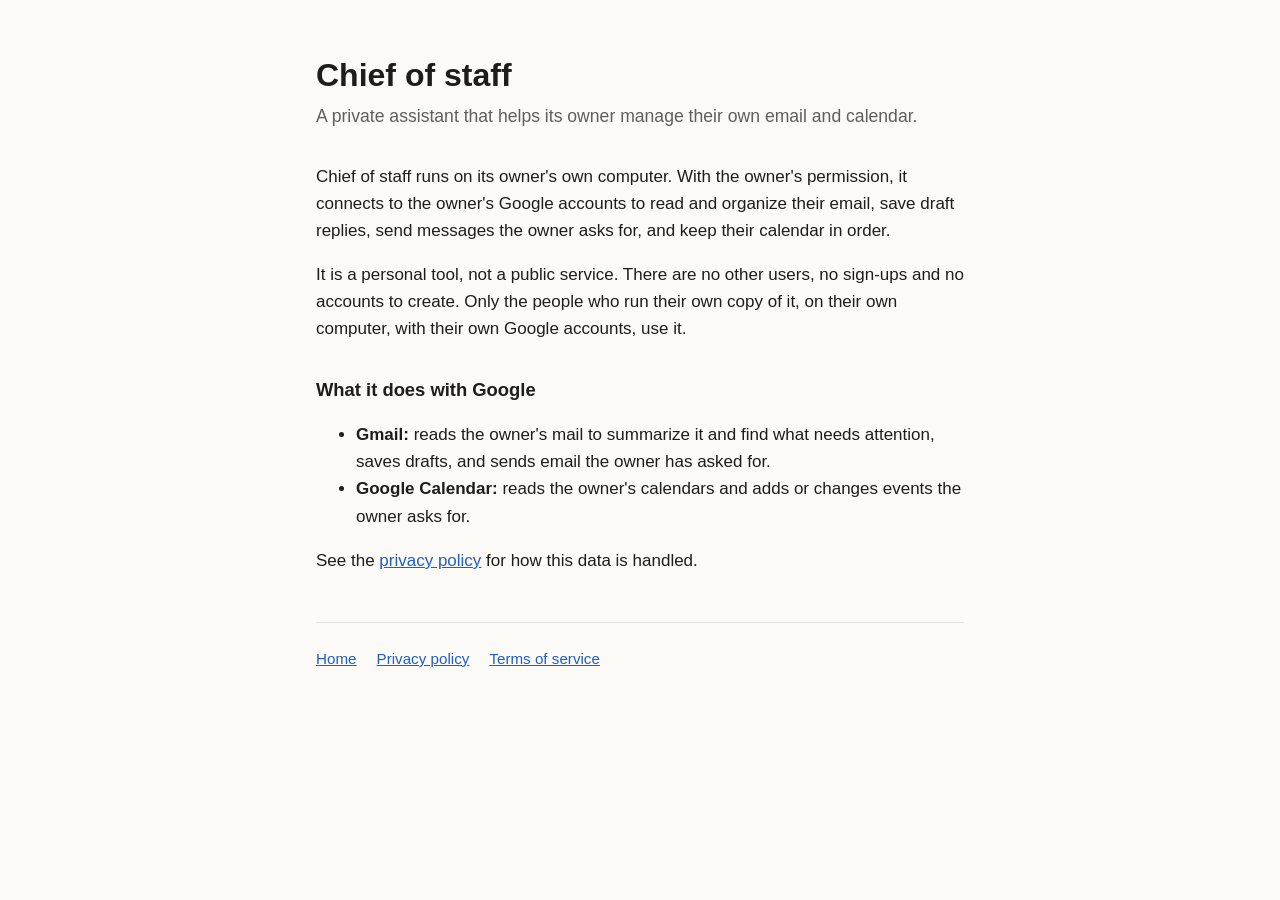
<file: index.html>
<!doctype html>
<html lang="en">
<head>
<meta charset="utf-8">
<meta name="viewport" content="width=device-width, initial-scale=1">
<title>Chief of staff</title>
<meta name="description" content="Chief of staff is a private assistant that helps its owner manage their own email and calendar.">
<link rel="stylesheet" href="style.css">
</head>
<body>
<main>
<h1>Chief of staff</h1>
<p class="lede">A private assistant that helps its owner manage their own email and calendar.</p>

<p>Chief of staff runs on its owner's own computer. With the owner's permission, it connects to the owner's Google accounts to read and organize their email, save draft replies, send messages the owner asks for, and keep their calendar in order.</p>

<p>It is a personal tool, not a public service. There are no other users, no sign-ups and no accounts to create. Only the people who run their own copy of it, on their own computer, with their own Google accounts, use it.</p>

<h2>What it does with Google</h2>
<ul>
<li><strong>Gmail:</strong> reads the owner's mail to summarize it and find what needs attention, saves drafts, and sends email the owner has asked for.</li>
<li><strong>Google Calendar:</strong> reads the owner's calendars and adds or changes events the owner asks for.</li>
</ul>

<p>See the <a href="privacy.html">privacy policy</a> for how this data is handled.</p>

<nav>
<a href="index.html">Home</a>
<a href="privacy.html">Privacy policy</a>
<a href="terms.html">Terms of service</a>
</nav>
</main>
</body>
</html>
</file>
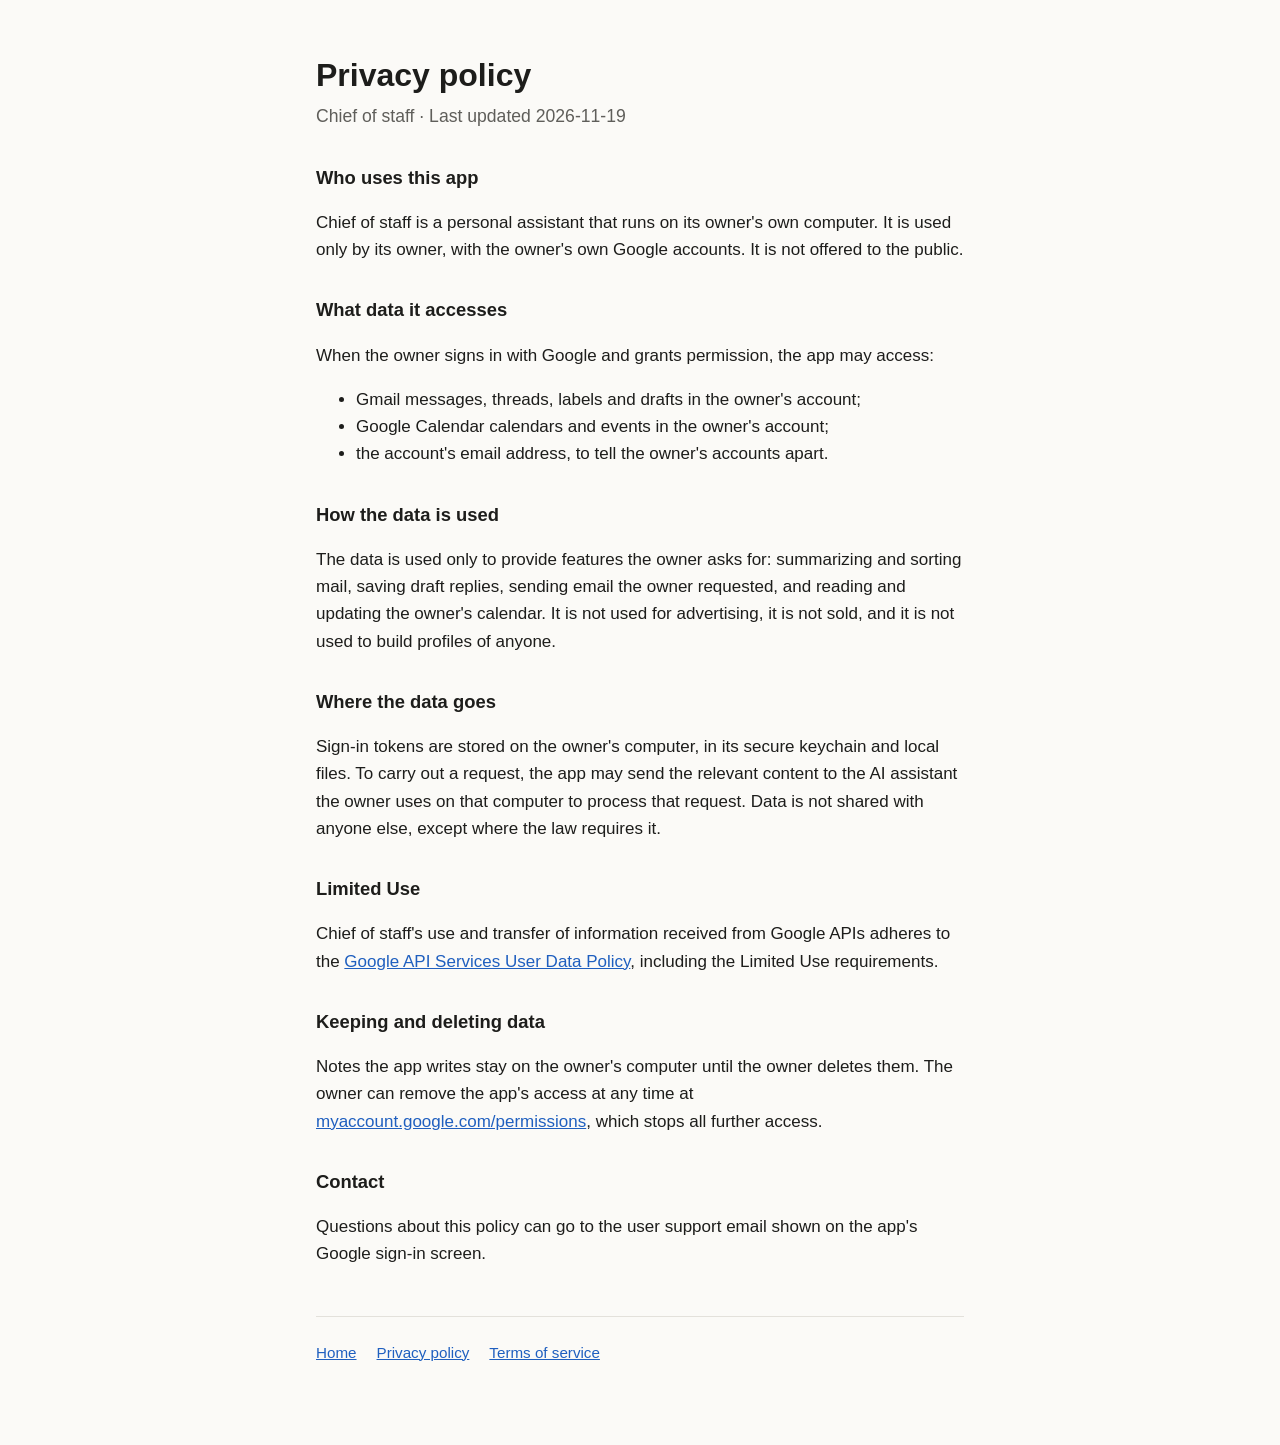
<file: privacy.html>
<!doctype html>
<html lang="en">
<head>
<meta charset="utf-8">
<meta name="viewport" content="width=device-width, initial-scale=1">
<title>Privacy policy</title>
<meta name="description" content="How Chief of staff handles Google user data.">
<link rel="stylesheet" href="style.css">
</head>
<body>
<main>
<h1>Privacy policy</h1>
<p class="lede">Chief of staff · Last updated 2026-11-19</p>

<h2>Who uses this app</h2>
<p>Chief of staff is a personal assistant that runs on its owner's own computer. It is used only by its owner, with the owner's own Google accounts. It is not offered to the public.</p>

<h2>What data it accesses</h2>
<p>When the owner signs in with Google and grants permission, the app may access:</p>
<ul>
<li>Gmail messages, threads, labels and drafts in the owner's account;</li>
<li>Google Calendar calendars and events in the owner's account;</li>
<li>the account's email address, to tell the owner's accounts apart.</li>
</ul>

<h2>How the data is used</h2>
<p>The data is used only to provide features the owner asks for: summarizing and sorting mail, saving draft replies, sending email the owner requested, and reading and updating the owner's calendar. It is not used for advertising, it is not sold, and it is not used to build profiles of anyone.</p>

<h2>Where the data goes</h2>
<p>Sign-in tokens are stored on the owner's computer, in its secure keychain and local files. To carry out a request, the app may send the relevant content to the AI assistant the owner uses on that computer to process that request. Data is not shared with anyone else, except where the law requires it.</p>

<h2>Limited Use</h2>
<p>Chief of staff's use and transfer of information received from Google APIs adheres to the <a href="https://developers.google.com/terms/api-services-user-data-policy">Google API Services User Data Policy</a>, including the Limited Use requirements.</p>

<h2>Keeping and deleting data</h2>
<p>Notes the app writes stay on the owner's computer until the owner deletes them. The owner can remove the app's access at any time at <a href="https://myaccount.google.com/permissions">myaccount.google.com/permissions</a>, which stops all further access.</p>

<h2>Contact</h2>
<p>Questions about this policy can go to the user support email shown on the app's Google sign-in screen.</p>

<nav>
<a href="index.html">Home</a>
<a href="privacy.html">Privacy policy</a>
<a href="terms.html">Terms of service</a>
</nav>
</main>
</body>
</html>
</file>
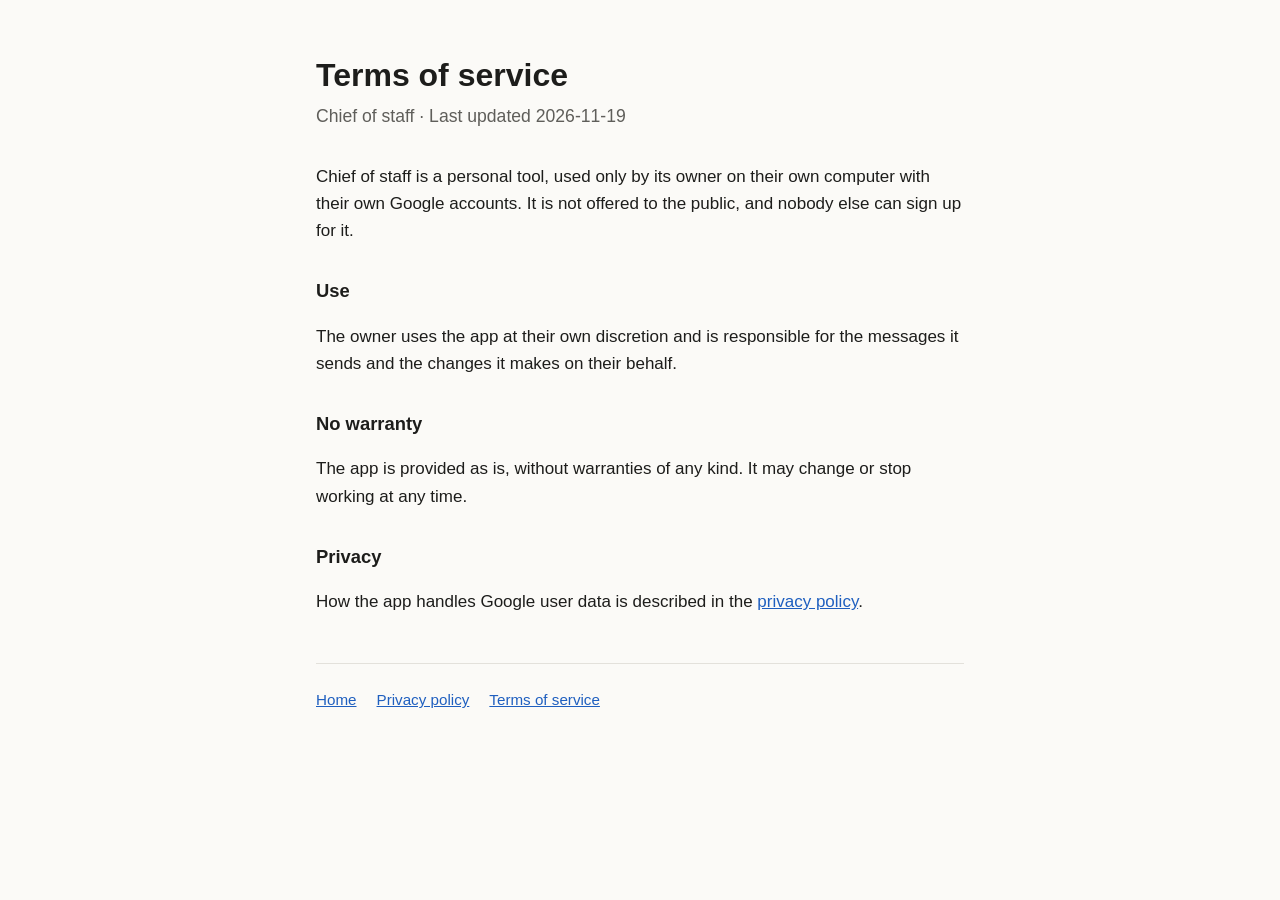
<file: terms.html>
<!doctype html>
<html lang="en">
<head>
<meta charset="utf-8">
<meta name="viewport" content="width=device-width, initial-scale=1">
<title>Terms of service</title>
<meta name="description" content="Terms of service for Chief of staff.">
<link rel="stylesheet" href="style.css">
</head>
<body>
<main>
<h1>Terms of service</h1>
<p class="lede">Chief of staff · Last updated 2026-11-19</p>

<p>Chief of staff is a personal tool, used only by its owner on their own computer with their own Google accounts. It is not offered to the public, and nobody else can sign up for it.</p>

<h2>Use</h2>
<p>The owner uses the app at their own discretion and is responsible for the messages it sends and the changes it makes on their behalf.</p>

<h2>No warranty</h2>
<p>The app is provided as is, without warranties of any kind. It may change or stop working at any time.</p>

<h2>Privacy</h2>
<p>How the app handles Google user data is described in the <a href="privacy.html">privacy policy</a>.</p>

<nav>
<a href="index.html">Home</a>
<a href="privacy.html">Privacy policy</a>
<a href="terms.html">Terms of service</a>
</nav>
</main>
</body>
</html>
</file>
<file: style.css>
:root{--bg:#fbfaf7;--fg:#1d1d1b;--muted:#5f5e5a;--line:#e3e1db;--link:#1f5fbf}
@media (prefers-color-scheme:dark){:root{--bg:#161615;--fg:#ecebe6;--muted:#a8a69f;--line:#2e2d2a;--link:#8ab4f8}}
*{box-sizing:border-box}
body{margin:0;background:var(--bg);color:var(--fg);font:17px/1.6 -apple-system,BlinkMacSystemFont,"Segoe UI",Helvetica,Arial,sans-serif}
main{max-width:680px;margin:0 auto;padding:56px 16px 80px}
h1{font-size:2rem;line-height:1.2;margin:0 0 8px}
h2{font-size:1.15rem;margin:32px 0 8px}
p,li{color:var(--fg)}
.lede{color:var(--muted);font-size:1.1rem;margin:0 0 32px}
a{color:var(--link)}
nav{display:flex;gap:20px;flex-wrap:wrap;padding-top:24px;margin-top:48px;border-top:1px solid var(--line);font-size:.95rem}
.small{color:var(--muted);font-size:.9rem}
</file>
